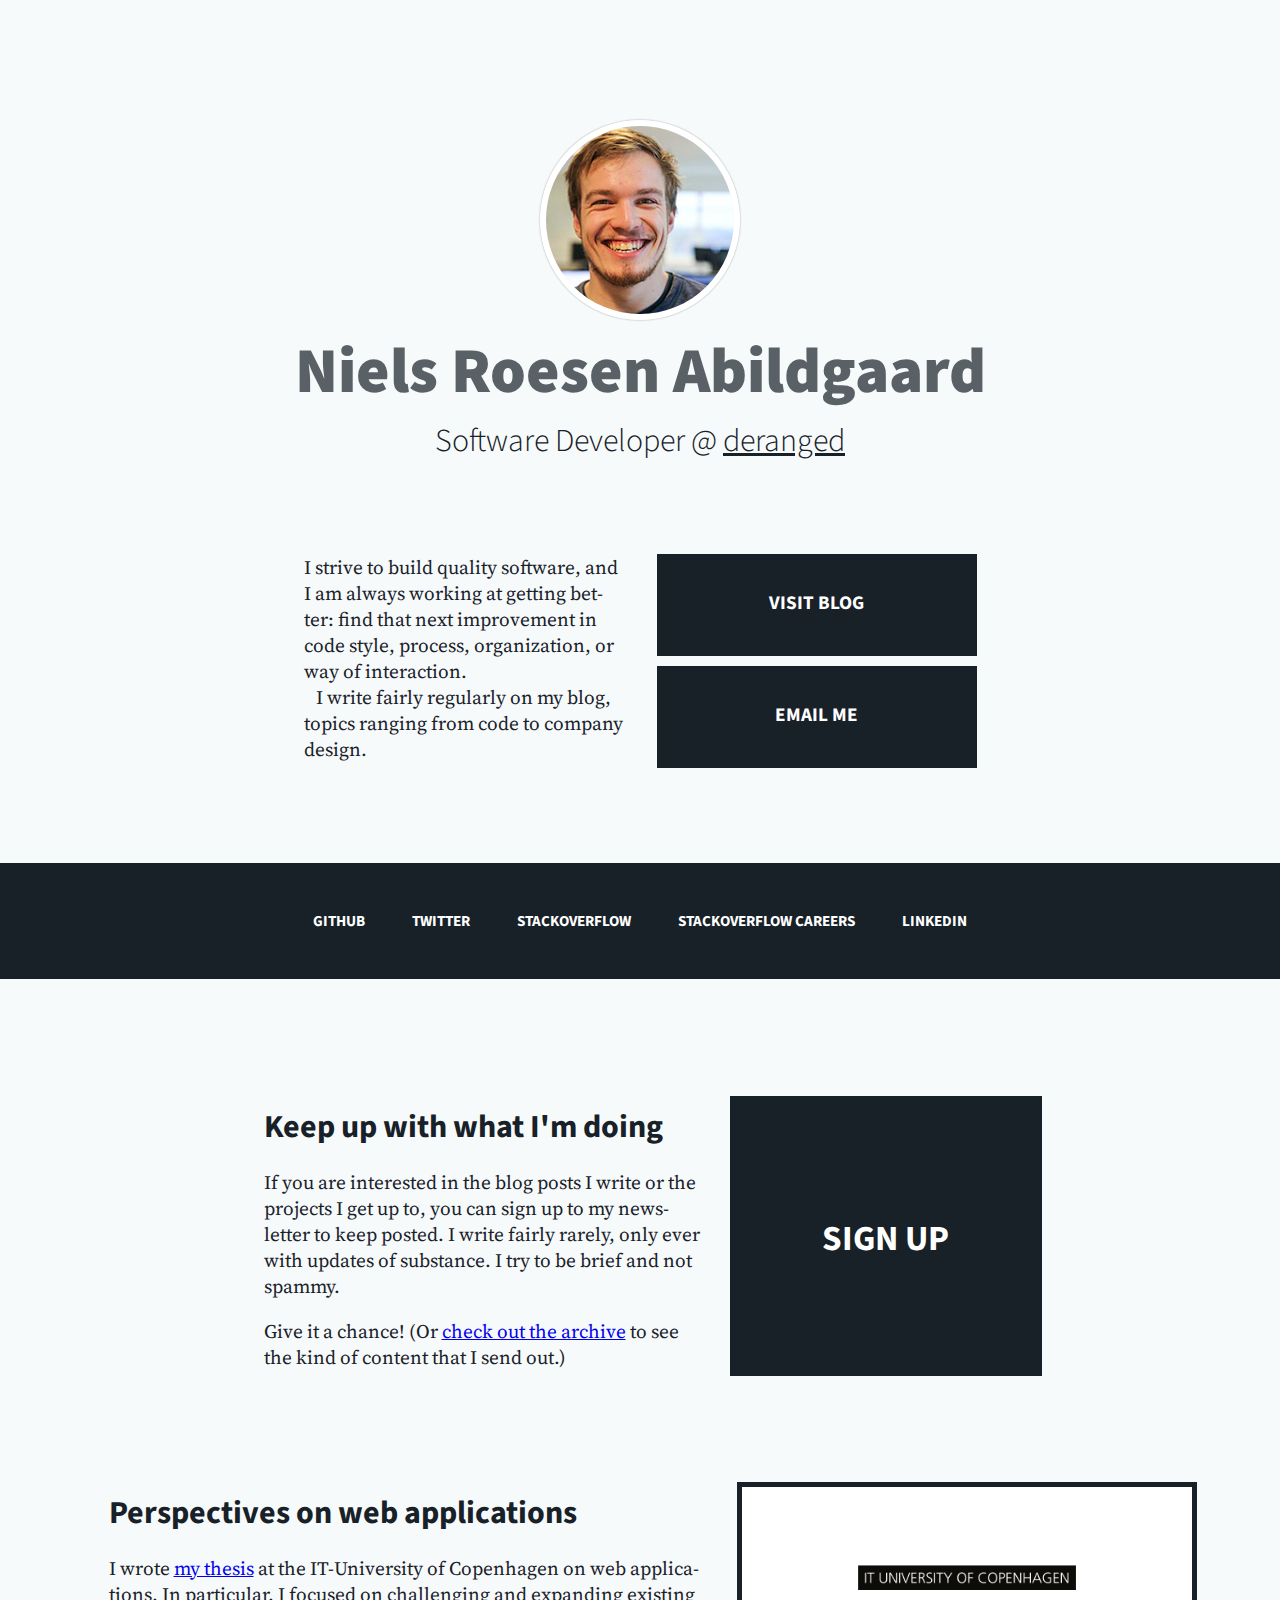
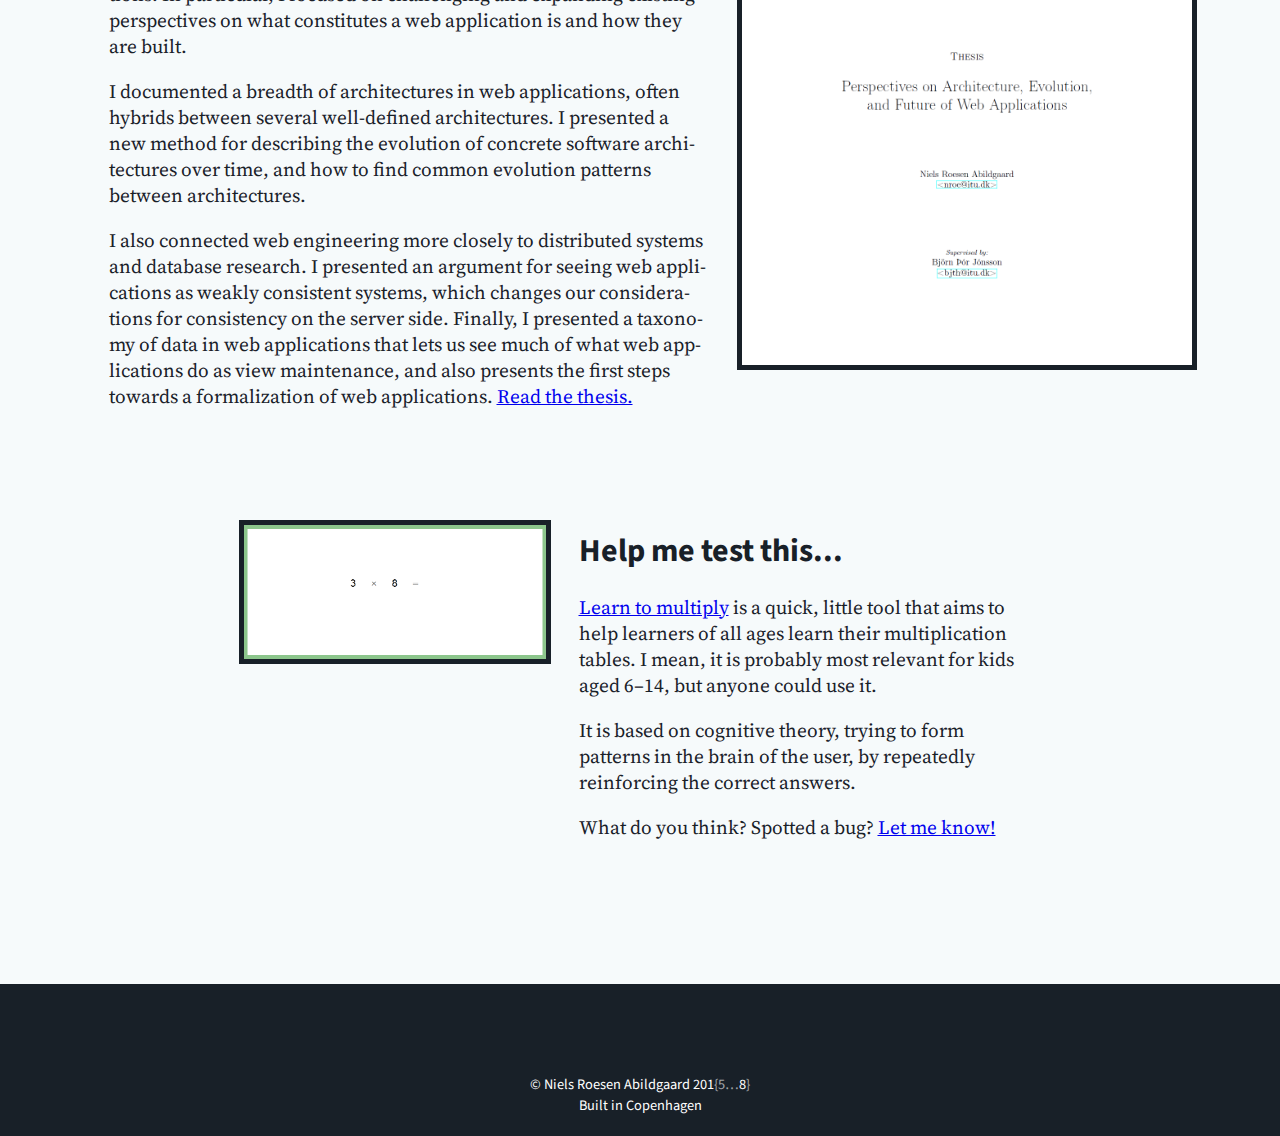
<file: index.htm>
<!DOCTYPE html>
<html>
    <head>
        <meta charset="utf8">
        <meta name="viewport" content="width=device-width; initial-scale=1">
        <title>Niels Roesen Abildgaard - hypesystem.dk</title>
        <link href='http://fonts.googleapis.com/css?family=Source+Serif+Pro|Source+Sans+Pro:400,900,700,300,400italic' rel='stylesheet' type='text/css'>
        <link rel="stylesheet" type="text/css" href="style.css">
    </head>
    <body>
        <section class="main-section">
            <article class="short-bio">
                <img src="me.jpg">
                <h1>Niels Roesen Abildgaard</h1>
                <h5>Software Developer @ <a href="https://deranged.dk">deranged</a></h5>
                <p>
                    I strive to build quality software, and I am always working at getting bet&#173;ter: find that next improvement in code style, pro&#173;cess, organization, or way of inter&#173;action.<br>
                    &nbsp;&nbsp; I write fairly regularly on my blog, topics ranging from code to company design.
                </p>
                <p>
                    <a class="blog-link-in-column" href="http://blog.hypesystem.dk">
                        <span class="blog-link-in-column-link-text">Visit blog</span>
                    </a>
                    <a class="blog-link-in-column" href="mailto:me@hypesystem.dk">
                        <span class="blog-link-in-column-link-text">Email me</span>
                    </a>
                </p>
            </article>
        </section>
        <section class="links">
            <a href="http://github.com/hypesystem">github</a>
            <a href="https://twitter.com/hypesystem">twitter</a>
            <a href="http://stackoverflow.com/users/1080564/niels-abildgaard">stackoverflow</a>
            <a href="https://careers.stackoverflow.com/hypesystem">stackoverflow careers</a>
            <a href="https://www.linkedin.com/profile/view?id=332525190">linkedin</a>
        </section>
        <section class="newsletter">
            <div class="newsletter-text">
                <h1>Keep up with what I'm doing</h1>
                <p>
                    If you are interested in the blog posts I write or the projects I get up to, you can sign up to my news&#173;letter to keep posted.
                    I write fairly rarely, only ever with updates of substance.
                    I try to be brief and not spammy.
                </p>
                <p>
                    Give it a chance! (Or <a href="http://us9.campaign-archive1.com/home/?u=5f0bdfa8dbc1bc5d8903bf536&id=8f5e23610f" target="_blank">check out the archive</a> to see the kind of content that I send out.)
                </p>
            </div>
            <div class="newsletter-signup-box">
                <a class="newsletter-signup-link" href="http://maerker.us9.list-manage.com/subscribe?u=5f0bdfa8dbc1bc5d8903bf536&id=8f5e23610f" target="_blank">
                    <span class="newsletter-signup-link-text">Sign up</span>
                </a>

                <div class="newsletter-signup-form">
                    <link href="//cdn-images.mailchimp.com/embedcode/classic-10_7.css" rel="stylesheet" type="text/css">
                    <style type="text/css">
                        #mc_embed_signup{clear:left; width:300px;}
                    </style>
                    <div id="mc_embed_signup">
                    <form action="//maerker.us9.list-manage.com/subscribe/post?u=5f0bdfa8dbc1bc5d8903bf536&amp;id=8f5e23610f" method="post" id="mc-embedded-subscribe-form" name="mc-embedded-subscribe-form" class="validate" target="_blank" novalidate>
                        <div id="mc_embed_signup_scroll">
                        <h2>Subscribe to mailing list</h2>
                    <div class="mc-field-group">
                        <label for="mce-EMAIL">What is your email? </label>
                        <input type="email" value="" name="EMAIL" class="required email" id="mce-EMAIL">
                    </div>
                    <div class="mc-field-group">
                        <label for="mce-FNAME">What may I call you? </label>
                        <input type="text" value="" name="FNAME" class="" id="mce-FNAME">
                    </div>
                        <div id="mce-responses" class="clear">
                            <div class="response" id="mce-error-response" style="display:none"></div>
                            <div class="response" id="mce-success-response" style="display:none"></div>
                        </div>
                        <div style="position: absolute; left: -5000px;" aria-hidden="true"><input type="text" name="b_5f0bdfa8dbc1bc5d8903bf536_8f5e23610f" tabindex="-1" value=""></div>
                        <div class="clear"><input type="submit" value="Subscribe" name="subscribe" id="mc-embedded-subscribe" class="button"></div>
                        </div>
                    </form>
                    </div>
                </div>

                <script>
                    document.querySelector(".newsletter-signup-link").addEventListener("click", function(e) {
                        e.preventDefault();
                        this.style = "opacity: 0;";
                        var el = this;
                        setTimeout(function() {
                            el.style = "display:none;";
                        }, 300);
                        return false;
                    });
                </script>
            </div>
        </section>
        <section class="thesis">
            <div class="thesis-text">
                <h1>Perspectives on web applications</h1>
                <p>
                    I wrote <a href="/thesis.pdf">my thesis</a> at the IT-University of Copenhagen on web appli&shy;ca&shy;tions.
                    In particular, I focused on challenging and expanding existing perspectives on what constitutes a web application is and how they are built.
                </p>
                <p>
                    I documented a breadth of architectures in web applications, often hybrids between several well-defined archi&shy;tec&shy;tures.
                    I presented a new method for describing the evolution of concrete software archi&shy;tec&shy;tures over time, and how to find common evolution patterns between archi&shy;tec&shy;tures.
                </p>
                <p>
                    I also connected web engineering more closely to distributed systems and database research.
                    I presented an argument for seeing web appli&shy;ca&shy;tions as weakly consistent systems, which changes our consider&shy;a&shy;tions for consistency on the server side.
                    Finally, I presented a tax&shy;ono&shy;my of data in web appli&shy;ca&shy;tions that lets us see much of what web app&shy;lications do as view maintenance, and also presents the first steps towards a formalization of web applications. <a href="/thesis.pdf">Read the thesis.</a>
                </p>
            </div>
            <div class="thesis-box">
                <a href="/thesis.pdf">
                    <img src="/img/thesis.png">
                </a>
            </div>
        </section>
        <section class="learn-to-multiply">
            <div class="learn-to-multiply-box">
                <a href="http://hypesystem.github.io/learn-to-multiply/" target="_blank">
                    <img src="/img/learn-to-multiply.png">
                </a>
            </div>
            <div class="learn-to-multiply-text">
                <h1>Help me test this...</h1>
                <p>
                    <a href="http://hypesystem.github.io/learn-to-multiply/" target="_blank">Learn to multiply</a> is a quick, little tool that aims to help learners of all ages learn their multiplication tables.
                    I mean, it is probably most relevant for kids aged 6&ndash;14, but anyone could use it.
                </p>
                <p>
                    It is based on cognitive theory, trying to form patterns in the brain of the user, by repeatedly reinforcing the correct answers.
                </p>
                <p>
                    What do you think?
                    Spotted a bug?
                    <a href="mailto:me@hypesystem.dk">Let me know!</a>
                </p>
            </div>
        </section>
        <footer>
            &copy; Niels Roesen Abildgaard 201<span class="years">{5&hellip;<span class="current-year">8</span>}</span><br>
            Built in Copenhagen
        </footer>
        <script>
        (function(i,s,o,g,r,a,m){i['GoogleAnalyticsObject']=r;i[r]=i[r]||function(){
        (i[r].q=i[r].q||[]).push(arguments)},i[r].l=1*new Date();a=s.createElement(o),
        m=s.getElementsByTagName(o)[0];a.async=1;a.src=g;m.parentNode.insertBefore(a,m)
        })(window,document,'script','https://www.google-analytics.com/analytics.js','ga');
        ga('create', 'UA-83622161-1', 'auto');
        ga('send', 'pageview');
        </script>
    </body>
</html>
</file>
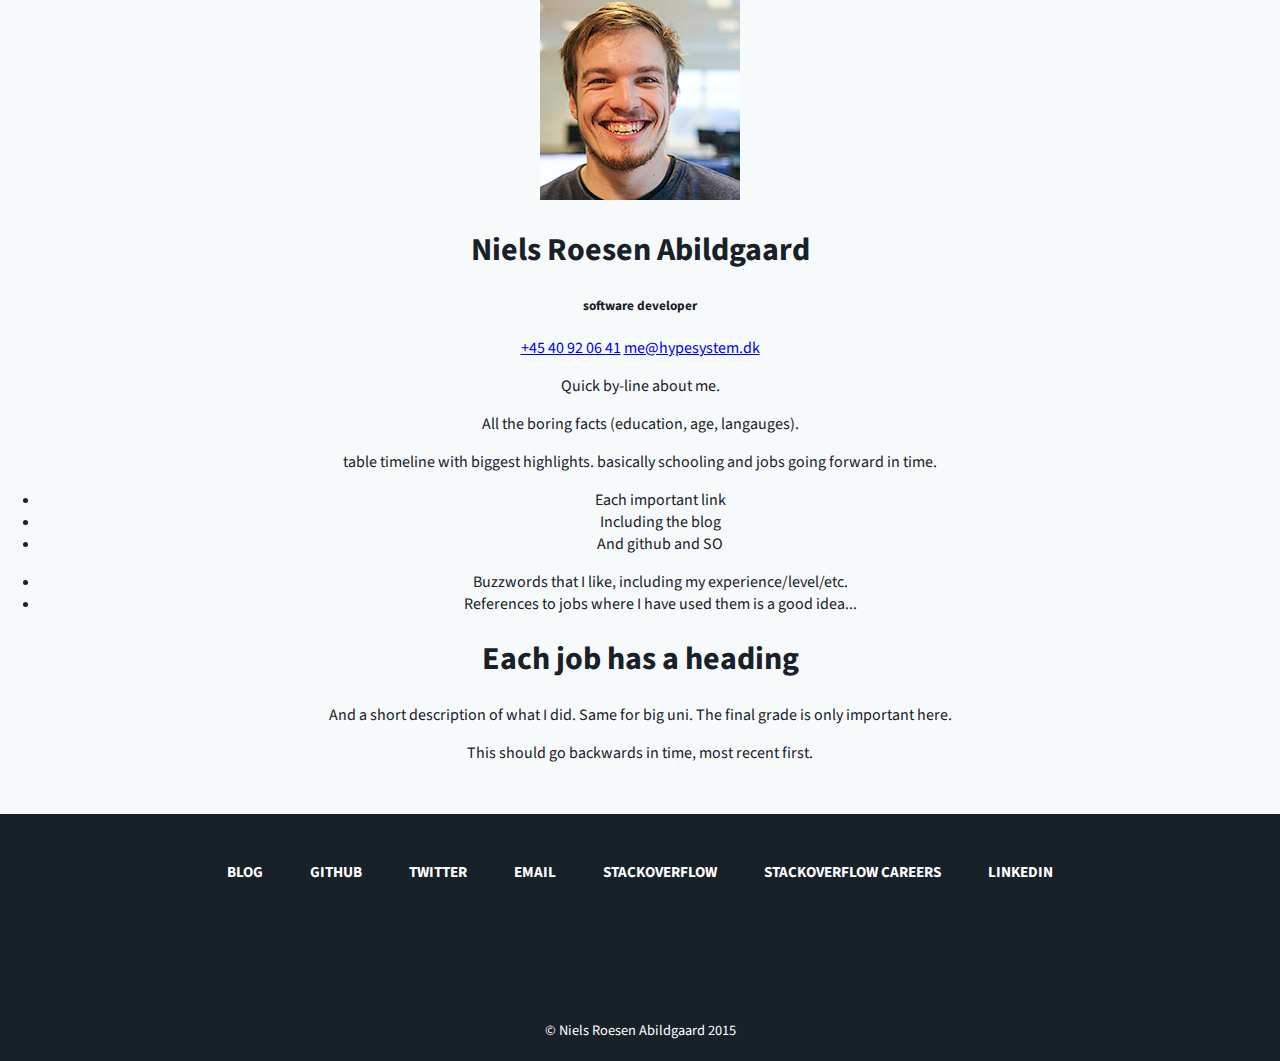
<file: resume.htm>
<!DOCTYPE html>
<html>
    <head>
        <meta charset="utf8">
        <meta name="viewport" content="width=device-width; initial-scale=1">
        <title>Niels Roesen Abildgaard - hypesystem.dk</title>
        <link href='http://fonts.googleapis.com/css?family=Source+Serif+Pro|Source+Sans+Pro:400,900,700,300,400italic' rel='stylesheet' type='text/css'>
        <link rel="stylesheet" type="text/css" href="style.css">
    </head>
    <body>
        <header class="resume-header">
            <article class="name-badge">
                <img src="me.jpg">
                <h1>Niels Roesen Abildgaard</h1>
                <h5>software developer</h5>
            </article>
            <article class="contact-info">
                <span><a href="tel:004540920641">+45 40 92 06 41</a></span>
                <span><a href="mailto:me@hypesystem.dk">me@hypesystem.dk</a></span>
            </article>
        </header>
        <section class="resume">
            <article class="intro">
                <p>Quick by-line about me.</p>
                <p>All the boring facts (education, age, langauges).</p>
            </article>
            <article class="timeline-overview">
                <table>
                    table timeline with biggest highlights.
                    basically schooling and jobs
                    going forward in time.
                </table>
            </article>
            <article class="links-as-text">
                <ul>
                    <li>Each important link</li>
                    <li>Including the blog</li>
                    <li>And github and SO</li>
                </ul>
            </article>
            <article class="technologies">
                <ul>
                    <li>Buzzwords that I like, including my experience/level/etc.</li>
                    <li>References to jobs where I have used them is a good idea...</li>
                </ul>
            </article>
            <article class="timeline-in-depth">
                <h1>Each job has a heading</h1>
                <p>And a short description of what I did. Same for big uni. The final grade is only important here.</p>
                <p>This should go backwards in time, most recent first.</p>
            </article>
        </section>
        <section class="links">
            <a href="http://blog.hypesystem.dk">blog</a>
            <a href="http://github.com/hypesystem">github</a>
            <a href="http://twitter.com/hypesystem">twitter</a>
            <a href="mailto:me@hypesystem.dk">email</a>
            <a href="http://stackoverflow.com/users/1080564/niels-abildgaard">stackoverflow</a>
            <a href="https://careers.stackoverflow.com/hypesystem">stackoverflow careers</a>
            <a href="https://www.linkedin.com/profile/view?id=332525190">linkedin</a>
        </section>
        <footer>
            &copy; Niels Roesen Abildgaard 2015
        </footer>
    </body>
</html>
</file>
<file: style.css>
* {
    box-sizing: border-box;
}
body {
    margin: 0;
    font-family: 'Source Sans Pro',Optima,Segoe,'Segoe UI',Candara,Calibri,Arial,sans-serif;
    text-align: center;
    color: rgb(24, 32, 40);
    background: rgb(246, 250, 251);
}
section {
    text-align: center;
}
section.main-section {
    text-align: center;
}
section.main-section .short-bio {
    margin: 120px 0 0 0;
}
section.main-section img {
    width: 200px;
    border-radius: 400px;
    border: 6px solid white;
    box-shadow: 0px 0px 2px rgba(0,0,0,0.4);
}
section.main-section h1 {
    font-size: 4em;
    font-weight: 900;
    opacity: 0.7;
    margin: 0;
    padding: 0 5px;
}
section.main-section h5 {
    margin: 0;
    font-size: 2em;
    font-weight: 300;
    padding: 0 5px;
}
section.main-section h5 a {
    text-decoration-skip: edges;
    text-decoration-skip-ink: auto;
    color: inherit;
}
section.main-section p {
    font-size: 1.2em;
    margin: 90px 0 35px;
    max-width: 350px;
    width: 100%;
    text-align: left;
    display: inline-block;
    font-family: 'Source Serif Pro',Georgia,Times,'Times New Roman',serif;
    padding: 0 15px;
    vertical-align: top;
}
section.links, footer {
    background: rgb(24, 32, 40);
    color: white;
    text-align: center;
    padding: 90px 5px 20px;
}
footer {
    font-size: 0.9em;
}
section.links {
    margin-top: 50px;
    padding-top: 30px;
    padding-bottom: 30px;
}
section.links a {
    color: white;
    display: inline-block;
    padding: 2px;
    text-decoration: none;
    margin: 12px 20px;
    font-size: 0.95em;
    text-transform: uppercase;
    font-weight: bold;
    border-top: 3px solid transparent;
    border-bottom: 3px solid transparent;
    transition: border 0.5s;
}
section.links a:hover {
    border-bottom: 3px solid white;
}
section.newsletter {
    padding: 100px 0 50px;
}
section.learn-to-multiply {
    padding: 50px 0 100px;
}
section.newsletter h1, section.learn-to-multiply h1, section.thesis h1 {
    font-size: 2.0em;
    margin: 0;
}
section.newsletter p, section.learn-to-multiply p, section.thesis p {
    font-family: 'Source Serif Pro',Georgia,Times,'Times New Roman',serif;
    font-size: 1.2em;
}
.newsletter-text, .learn-to-multiply-text, .thesis-text {
    display: inline-block;
    width: 100%;
    max-width: 488px;
    text-align: left;
    vertical-align: top;
    padding: 25px;
}
.thesis-text {
    max-width: 650px;
}
.newsletter-signup-box, .learn-to-multiply-box, .thesis-box {
    margin-top: 17px;
    width: 312px;
    height: 280px;
    display: inline-block;
    vertical-align: top;
    position: relative;
}
.thesis-box {
    min-width: 312px;
    width: 100%;
    max-width: 460px;
}
.newsletter-signup-link {
    display: inline-block;
    height: 100%;
    width: 100%;
    background: rgb(24, 32, 40);
    color: white;
    font-weight: bold;
    text-transform: uppercase;
    text-decoration: none;
    padding-top: 118px;
    transition: border 0.5s;
    font-size: 2.2em;
    position: absolute;
    top: 0;
    left: 0;
    right: 0;
    bottom: 0;
    z-index: 100;
    transition: opacity 0.3s;
}
.newsletter-signup-link-text {
    padding: 6px;
    border-bottom: 8px solid transparent;
    transition: border 0.5s;
}
.newsletter-signup-link:hover .newsletter-signup-link-text {
    border-bottom: 8px solid white;
}
.newsletter-signup-form {
    border: 5px solid rgb(24, 32, 40);
    height: 100%;
}
footer .years {
    color: rgba(255,255,255,0.6);
}
footer .years .current-year {
    color: white;
}
.blog-link-in-column {
    font-family: 'Source Sans Pro',Optima,Segoe,'Segoe UI',Candara,Calibri,Arial,sans-serif;
    font-weight: bold;
    color: white;
    text-decoration: none;
    display: inline-block;
    background: rgb(24, 32, 40);
    text-transform: uppercase;
    width: 100%;
    padding: 35px 5px 39px;
    text-align: center;
    margin-bottom: 10px;
}
.blog-link-in-column-link-text {
    border-bottom: 3px solid transparent;
    border-top: 3px solid transparent;
    padding: 3px;
    transition: border 0.5s;
}
.blog-link-in-column:hover .blog-link-in-column-link-text {
    border-bottom: 3px solid white;
    border-top: 3px solid transparent;
}
.learn-to-multiply-box img, .thesis-box img {
    width: 100%;
    border: 5px solid rgb(24, 32, 40);
}
@media(max-width: 711px) {
    section.main-section h1 {
        font-size: 3em;
    }
    section.main-section h5 {
        font-size: 1.6em;
        margin-bottom: 50px;
    }
    section.main-section p {
        max-width: 460px;
        margin: 20px 4px;
    }
    .blog-link-in-column {
        padding-top: 20px;
        padding-bottom: 24px;
    }
    section.links a {
        margin: 8px 14px;
    }
}
@media(max-width: 846px) {
    section.newsletter, section.learn-to-multiply, section.thesis {
        padding: 50px 0;
    }
    .newsletter-text, .learn-to-multiply-text, .thesis-text {
        padding: 15px;
    }
    .newsletter-signup-box, .learn-to-multiply-box, .thesis-box {
        margin: 0 10px;
        height: auto;
        width: calc(100% - 20px);
        max-width: 470px;
        min-width: 0px;
    }
}
</file>
